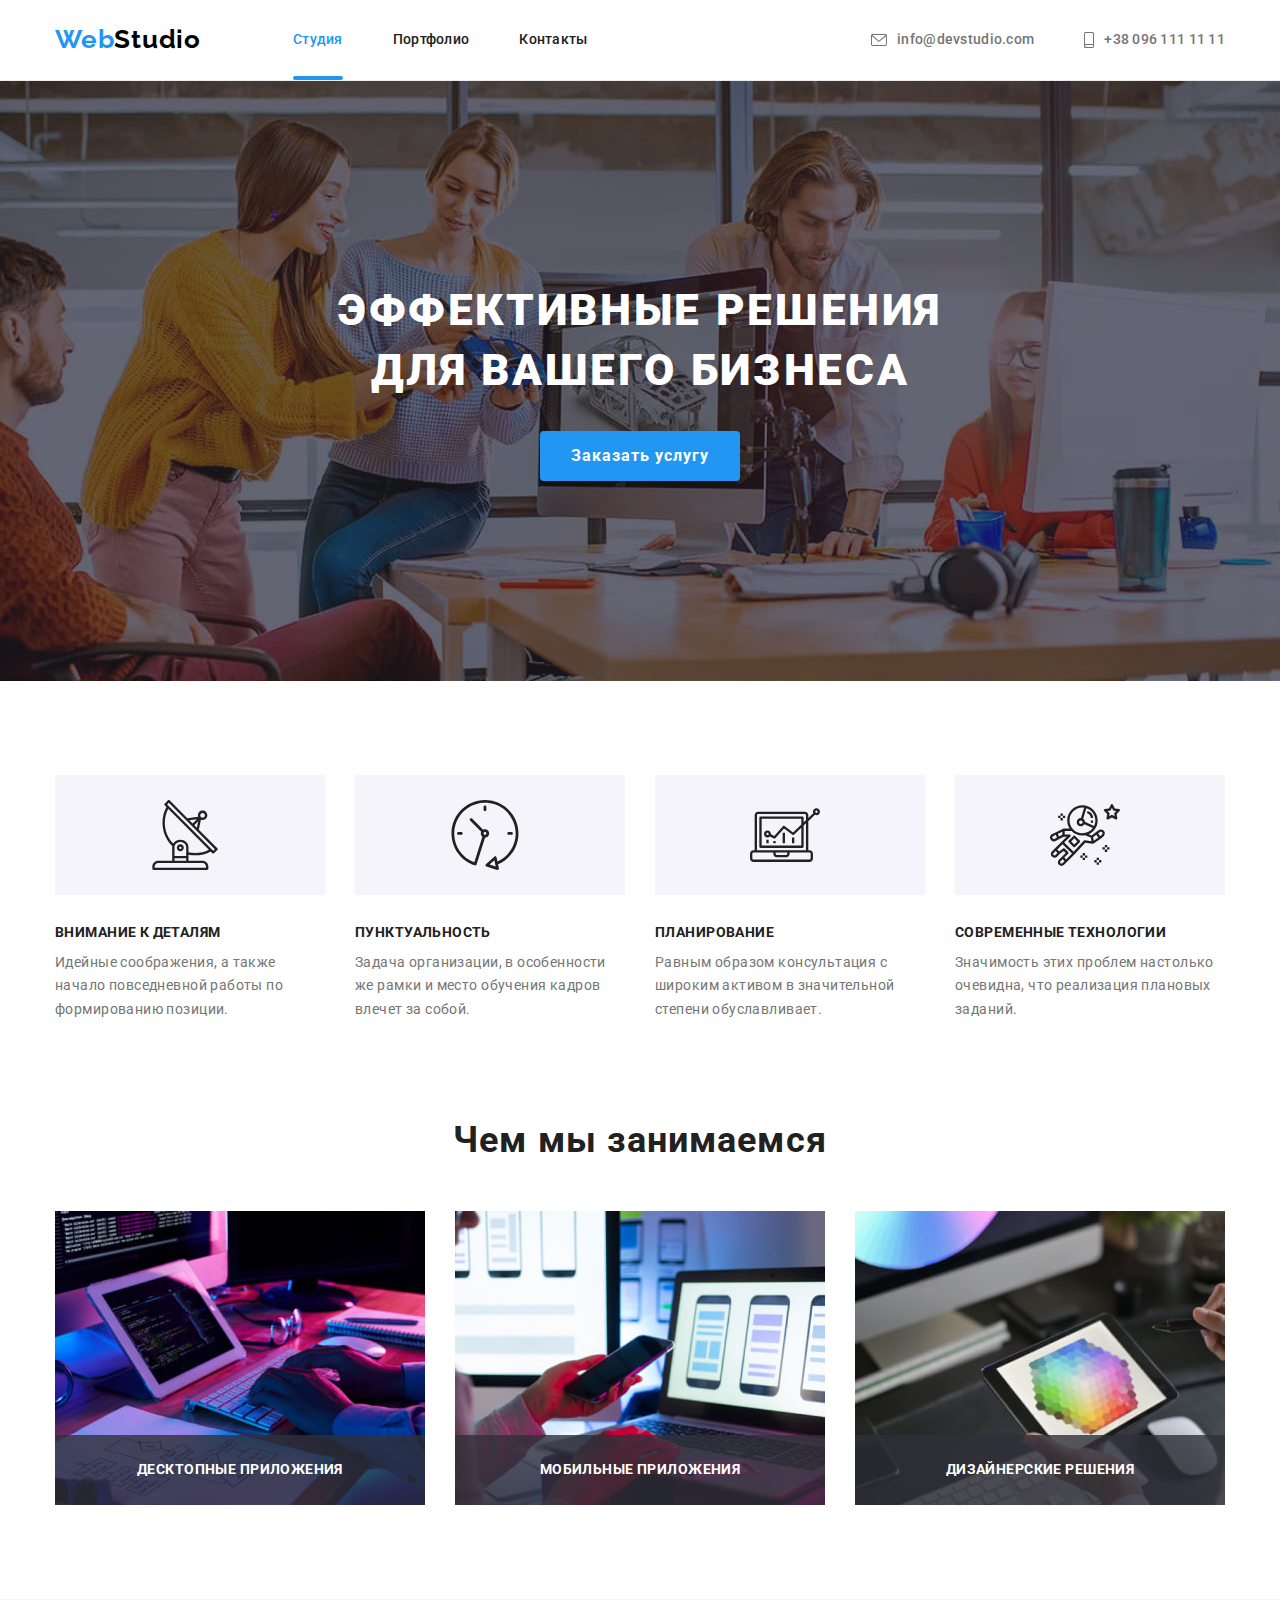
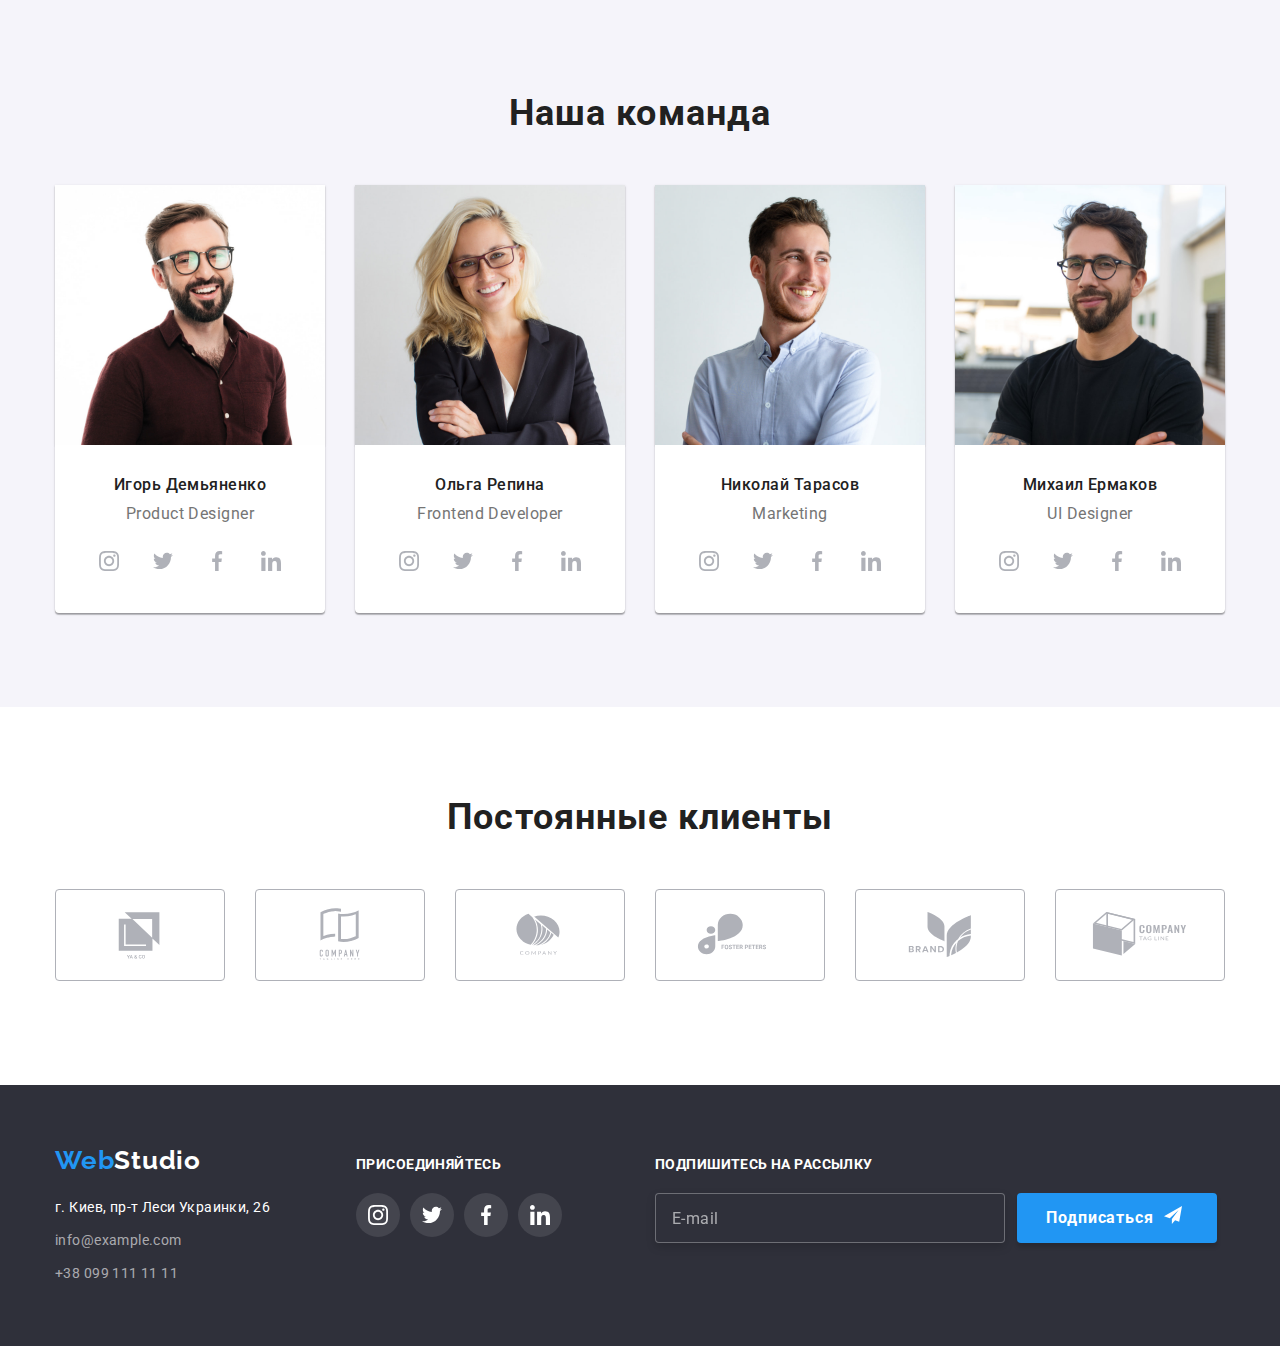
<file: index.html>
<!DOCTYPE html>
<html lang="ru">
<head>
    <meta charset="UTF-8">
    <meta http-equiv="X-UA-Compatible" content="IE=edge">
    <meta name="viewport" content="width=device-width, initial-scale=1.0">
    <meta name="description" content="Веб Студия Киев" />
    <title>Веб Студия Киев</title>
    <link rel="preconnect" href="https://fonts.googleapis.com">
    <link rel="preconnect" href="https://fonts.gstatic.com" crossorigin>
    <link href="https://fonts.googleapis.com/css2?family=Raleway:wght@700&family=Roboto:wght@400;500;700;900&display=swap"
        rel="stylesheet">
    <link rel="stylesheet" href="./modern-normalize.css">
    <link rel="stylesheet" href="./css/styles.css">
</head>
<body>
<!-- Шапка сайта-->
<header class="header">
    <div class="container main-nav">
    <nav class="header-nav">
        <a href="./index.html" class="logo"><span class="logo-style">Web</span>Studio</a>
        <ul class="site-nav list">
            <li class="item"><a href="" class="link current">Студия</a></li>
            <li class="item"><a href="./portfolio.html" class="link">Портфолио</a></li>
            <li class="item"><a href="" class="link">Контакты</a></li>
        </ul>
    </nav>
    <ul class="contacts-list list">
        <li class="item">
            <a href="mailto:info@devstudio.com" class="contacts">
                    <svg class="logo-contacts" width="16px" height="12px">
                        <use href="./images/symbol-defs.svg#icon-email"></use>
                    </svg>
                    info@devstudio.com
            </a>
        </li>
        <li class="item">
            <a href="tel:+380961111111" class="contacts">
                    <svg class="logo-contacts" width="10px" height="16px">
                        <use href="./images/symbol-defs.svg#icon-smartphone"></use>
                    </svg>
                    +38 096 111 11 11
            </a>
        </li>
    </ul>
    </div>
</header>

<main>
    <!-- Герой -->
    <section class="hero">
        <div class="container">
            <h1 class="hero-title">Эффективные решения для вашего бизнеса</h1>
            <button type="button" class="hero-button" data-modal-open>Заказать услугу</button>
        </div>

<div class="backdrop is-hidden" data-modal>
    <div class="modal">
        <button class="close-button" data-modal-close>
            <svg  class="close-logo" width="30px" height="30px">
                <use href="./images/symbol-defs.svg#icon-close"></use>
            </svg>
        </button>

        <form class="modal-form js-speaker-form">
            <b class="modal-from-title">Оставьте свои данные, мы вам перезвоним</b>

            <div role="group" class="group-form">
                <label class="modal-form-label"> <span class="label-text">Имя</span> 
                    <input class="modal-input" type="text" name="name">
                    <svg class="logo-form" width="18px" height="18px">
                        <use href="./images/symbol-defs.svg#icon-person-form"></use>
                    </svg>
                </label>

                <label class="modal-form-label"><span class="label-text">Телефон</span>
                    <input class="modal-input" type="tel" name="tel">
                    <svg class="logo-form" width="18px" height="18px">
                        <use href="./images/symbol-defs.svg#icon-phone-form"></use>
                    </svg>
                </label>

                <label class="modal-form-label"><span class="label-text">Почта</span>
                    <input class="modal-input" type="email" name="email">
                    <svg class="logo-form" width="18px" height="18px">
                        <use href="./images/symbol-defs.svg#icon-email-form"></use>
                    </svg>
                </label>

                <label class="modal-textarea-label"><span class="label-text">Комментарий</span>
                    <textarea class="modal-textarea" cols="30" rows="10" name="comments" placeholder="Введите текст"></textarea>
                </label>
            </div>

            <div role="group" class="group-checkbox">
                <label for="send-agree" class="modal-checkbox-label">
                    <input name="send-agree" class="checkbox-input" type="checkbox" id="send-agree">
                    <svg class="icon-checkbox" width="16px" height="15px">
                        <use href="./images/symbol-defs.svg#icon-checkbox"></use>
                    </svg>
                    <span class="checkbox-text">Соглашаюсь с рассылкой и принимаю <a class="agreement-link" href="">Условия договора</a></span>
                </label>
            </div>

            <button class="hero-button" type="submit">Отправить</button>

        </form>

    </div>
</div>

    </section>

    <!-- Наши преимущества -->
    <section class="benefits-section">
        <div class="container">
        <h2 class="visually-hidden">Наши преимущества</h2>
        <ul class="benefits-list list">
            <li class="list-item">
                <div class="benefits-logo">
                <svg class="logo-contacts" width="70px" height="70px">
                    <use href="./images/symbol-defs.svg#icon-antenna"></use>
                </svg>
                </div>
                <h3 class="benefits-title">Внимание к деталям</h3>
                <p class="benefits-description">Идейные соображения, а также начало повседневной работы по формированию позиции.</p>
            </li>
            <li class="list-item">
                <div class="benefits-logo">
                    <svg class="logo-contacts" width="70px" height="70px">
                        <use href="./images/symbol-defs.svg#icon-clock"></use>
                    </svg>
                </div>
                <h3 class="benefits-title">Пунктуальность</h3>
                <p class="benefits-description">Задача организации, в особенности же рамки и место обучения кадров влечет за собой.</p>
            </li>
            <li class="list-item">
                <div class="benefits-logo">
                    <svg class="logo-contacts" width="70px" height="70px">
                        <use href="./images/symbol-defs.svg#icon-diagram"></use>
                    </svg>
                </div>
                <h3 class="benefits-title">Планирование</h3>
                <p class="benefits-description">Равным образом консультация с широким активом в значительной степени обуславливает.</p>
            </li>
            <li class="list-item">
                <div class="benefits-logo">
                    <svg class="logo-contacts" width="70px" height="70px">
                        <use href="./images/symbol-defs.svg#icon-astronaut"></use>
                    </svg>
                </div>
                <h3 class="benefits-title">Современные технологии</h3>
                <p class="benefits-description">Значимость этих проблем настолько очевидна, что реализация плановых заданий.</p>
            </li>
        </ul>
        </div>
    </section>

    <!-- Чем мы занимаемся -->

    <section class="services-section">
        <div class="container">
        <h2 class="section-title">Чем мы занимаемся</h2>
        <ul class="services-list list">
            <li class="list-item-services">
                <img src="./images/box_1.jpg" alt="Человек работает на клавиатуре перед компьютером и планшетом" width="370">
                <p class="services-descriprion">Десктопные приложения</p>
            </li>
            <li class="list-item-services">
                <img src="./images/box_2.jpg" alt="Человек работает на ноутбуке с телефоном в руках" width="370">
                <p class="services-descriprion">Мобильные приложения</p>
            </li>
            <li class="list-item-services">
                <img src="./images/box_3.jpg" alt="Человек работает на планшете со стилусом в руках" width="370">
                <p class="services-descriprion">Дизайнерские решения</p>
            </li>
        </ul>
        </div>
    </section>

    <!-- Наша команда -->
    <section class="team-section">
        <div class="container">
        <h2 class="section-title">Наша команда</h2>
        <ul class="team-list list">
            <li class="list-item">
                    <img src="./images/img_pd.jpg" alt="Фото Игоря Демьяненко" width="270">
                    <div class="team-member-info">
                        <h3 class="team-title">Игорь Демьяненко</h3>
                        <p class=team-description>Product Designer</p>
                            <ul class="social-networks-list list">
                                <li class="social-item">
                                    <a class="social-link" href="">
                                        <svg class="logo-social" width="20px" height="20px">
                                            <use href="./images/symbol-defs.svg#icon-instagram"></use>
                                        </svg>
                                    </a>
                                </li>
                                <li class="social-item">
                                    <a class="social-link" href="">
                                        <svg class="logo-social" width="20px" height="20px">
                                            <use href="./images/symbol-defs.svg#icon-twitter"></use>
                                        </svg>
                                    </a>
                                </li>
                                <li class="social-item">
                                    <a class="social-link" href="">
                                    <svg class="logo-social" width="20px" height="20px">
                                        <use href="./images/symbol-defs.svg#icon-facebook"></use>
                                    </svg>
                                    </a>
                                </li>
                                <li class="social-item">
                                    <a class="social-link" href="">
                                    <svg class="logo-social" width="20px" height="20px">
                                        <use href="./images/symbol-defs.svg#icon-linkedin"></use>
                                    </svg>
                                    </a>
                                </li>
                            </ul>
                    </div>
            </li>
            <li class="list-item">
                    <img src="./images/img_fd.jpg" alt="Фото Ольги Репиной" width="270">
                    <div class="team-member-info">
                        <h3 class="team-title">Ольга Репина</h3>
                        <p class=team-description>Frontend Developer</p>
                            <ul class="social-networks-list list">
                                <li class="social-item">
                                    <a class="social-link" href="">
                                        <svg class="logo-social" width="20px" height="20px">
                                            <use href="./images/symbol-defs.svg#icon-instagram"></use>
                                        </svg>
                                    </a>
                                </li>
                                <li class="social-item">
                                    <a class="social-link" href="">
                                        <svg class="logo-social" width="20px" height="20px">
                                            <use href="./images/symbol-defs.svg#icon-twitter"></use>
                                        </svg>
                                    </a>
                                </li>
                                <li class="social-item">
                                    <a class="social-link" href="">
                                    <svg class="logo-social" width="20px" height="20px">
                                        <use href="./images/symbol-defs.svg#icon-facebook"></use>
                                    </svg>
                                    </a>
                                </li>
                                <li class="social-item">
                                    <a class="social-link" href="">
                                    <svg class="logo-social" width="20px" height="20px">
                                        <use href="./images/symbol-defs.svg#icon-linkedin"></use>
                                    </svg>
                                    </a>
                                </li>
                            </ul>
                    </div>
            </li>
            <li class="list-item">
                    <img src="./images/img_m.jpg" alt="Фото Николая Тарасова" width="270">
                    <div class="team-member-info">
                        <h3 class="team-title">Николай Тарасов</h3>
                        <p class=team-description>Marketing</p>
                            <ul class="social-networks-list list">
                                <li class="social-item">
                                    <a class="social-link" href="">
                                        <svg class="logo-social" width="20px" height="20px">
                                            <use href="./images/symbol-defs.svg#icon-instagram"></use>
                                        </svg>
                                    </a>
                                </li>
                                <li class="social-item">
                                    <a class="social-link" href="">
                                        <svg class="logo-social" width="20px" height="20px">
                                            <use href="./images/symbol-defs.svg#icon-twitter"></use>
                                        </svg>
                                    </a>
                                </li>
                                <li class="social-item">
                                    <a class="social-link" href="">
                                    <svg class="logo-social" width="20px" height="20px">
                                        <use href="./images/symbol-defs.svg#icon-facebook"></use>
                                    </svg>
                                    </a>
                                </li>
                                <li class="social-item">
                                    <a class="social-link" href="">
                                    <svg class="logo-social" width="20px" height="20px">
                                        <use href="./images/symbol-defs.svg#icon-linkedin"></use>
                                    </svg>
                                    </a>
                                </li>
                            </ul>
                    </div>
            </li>
            <li class="list-item">
                    <img src="./images/img_ui.jpg" alt="Фото Михаила Ермакова" width="270">
                    <div class="team-member-info">
                        <h3 class="team-title">Михаил Ермаков</h3>
                        <p class=team-description>UI Designer</p>
                            <ul class="social-networks-list list">
                                <li class="social-item">
                                    <a class="social-link" href="">
                                        <svg class="logo-social" width="20px" height="20px">
                                            <use href="./images/symbol-defs.svg#icon-instagram"></use>
                                        </svg>
                                    </a>
                                </li>
                                <li class="social-item">
                                    <a class="social-link" href="">
                                        <svg class="logo-social" width="20px" height="20px">
                                            <use href="./images/symbol-defs.svg#icon-twitter"></use>
                                        </svg>
                                    </a>
                                </li>
                                <li class="social-item">
                                    <a class="social-link" href="">
                                    <svg class="logo-social" width="20px" height="20px">
                                        <use href="./images/symbol-defs.svg#icon-facebook"></use>
                                    </svg>
                                    </a>
                                </li>
                                <li class="social-item">
                                    <a class="social-link" href="">
                                    <svg class="logo-social" width="20px" height="20px">
                                        <use href="./images/symbol-defs.svg#icon-linkedin"></use>
                                    </svg>
                                    </a>
                                </li>
                            </ul>
                    </div>
            </li>
        </ul>
        </div>
    </section>

    <!-- Постоянные клиенты -->
    <section class="clients-section">
        <div class="container">
            <h2 class="section-title">Постоянные клиенты</h2>
            <ul class="clients-list list">
                    <li class="clients-list-item">
                        <a class="clients-link" href="">
                            <svg class="logo-clients" width="106px" height="60px">
                                <use href="./images/symbol-defs.svg#icon-logo1"></use>
                            </svg>
                        </a>
                    </li>
                    <li class="clients-list-item">
                        <a class="clients-link" href="">
                            <svg class="logo-clients" width="106px" height="60px">
                                <use href="./images/symbol-defs.svg#icon-logo2"></use>
                            </svg>
                        </a>
                    </li>
                <li class="clients-list-item">
                    <a class="clients-link" href="">
                        <svg class="logo-clients" width="106px" height="60px">
                            <use href="./images/symbol-defs.svg#icon-logo3"></use>
                        </svg>
                    </a>
                </li>
                <li class="clients-list-item">
                    <a class="clients-link" href="">
                        <svg class="logo-clients" width="106px" height="60px">
                            <use href="./images/symbol-defs.svg#icon-logo4"></use>
                        </svg>
                    </a>
                </li>
                <li class="clients-list-item">
                    <a class="clients-link" href="">
                        <svg class="logo-clients" width="106px" height="60px">
                            <use href="./images/symbol-defs.svg#icon-logo5"></use>
                        </svg>
                    </a>
                </li>
                <li class="clients-list-item">
                    <a class="clients-link" href="">
                        <svg class="logo-clients" width="106px" height="60px">
                            <use href="./images/symbol-defs.svg#icon-logo6"></use>
                        </svg>
                    </a>
                </li>
         </ul>
        </div>
    </section>

</main>
<!-- Футер -->
<footer class="footer">
    <div class="container footer-position">
        <div class="address-container">
        <a href="./index.html" class="logo secondary"><span class="logo-style">Web</span><span class="logo-white">Studio</span></a>
        <address class="address">
                <span class="address-text">г. Киев, пр-т Леси Украинки, 26</span>
                <a href="mailto:info@example.com" class="address-item">info@example.com</a> 
                <a href="tel:+380991111111" class="address-item">+38 099 111 11 11</a>
        
            </address>
        </div>  
        <div class="footer-social-network">
                <p class="join-us">присоединяйтесь</p>
                <ul class="footer-list list">
                    <li class="social-item">
                        <a class="social-link-footer" href="">
                            <svg class="logo-social-footer" width="20px" height="20px">
                                <use href="./images/symbol-defs.svg#icon-instagram2"></use>
                            </svg>
                        </a>
                    </li>
                    <li class="social-item">
                        <a class="social-link-footer" href="">
                            <svg class="logo-social-footer" width="20px" height="20px">
                                <use href="./images/symbol-defs.svg#icon-twitter2"></use>
                            </svg>
                        </a>
                    </li>
                    <li class="social-item">
                        <a class="social-link-footer" href="">
                            <svg class="logo-social-footer" width="20px" height="20px">
                                <use href="./images/symbol-defs.svg#icon-facebook2"></use>
                            </svg>
                        </a>
                    </li>
                    <li class="social-item">
                        <a class="social-link-footer" href="">
                            <svg class="logo-social-footer" width="20px" height="20px">
                                <use href="./images/symbol-defs.svg#icon-linkedin2"></use>
                            </svg>
                        </a>
                    </li>
                </ul>
        </div>

        <form class="join-section js-speaker-form">
            <p class="join-section-title">Подпишитесь на рассылку</p>
            <div class="join-container">
                <label class="join-section-label">
                <input class="join-input" type="email" name="email" placeholder="E-mail">  
                </label>
                <button type="submit" class="join-button" data-modal-open>
                    Подписаться
                    <svg class="logo-join-section" width="24px" height="24px">
                        <use href="./images/symbol-defs.svg#icon-send"></use>
                    </svg>
                </button>
            </div>
        </form>

    </div>
</footer>



<script src="./js/modal.js"></script>

<script>
    (() => {
        document
            .querySelector('.js-speaker-form')
            .addEventListener('submit', e => {
                e.preventDefault();

                new FormData(e.currentTarget).forEach((value, name) =>
                    console.log(`${name}: ${value}`),
                );

                e.currentTarget.reset();
            });
    })();
</script>

</body>
</html>
</file>
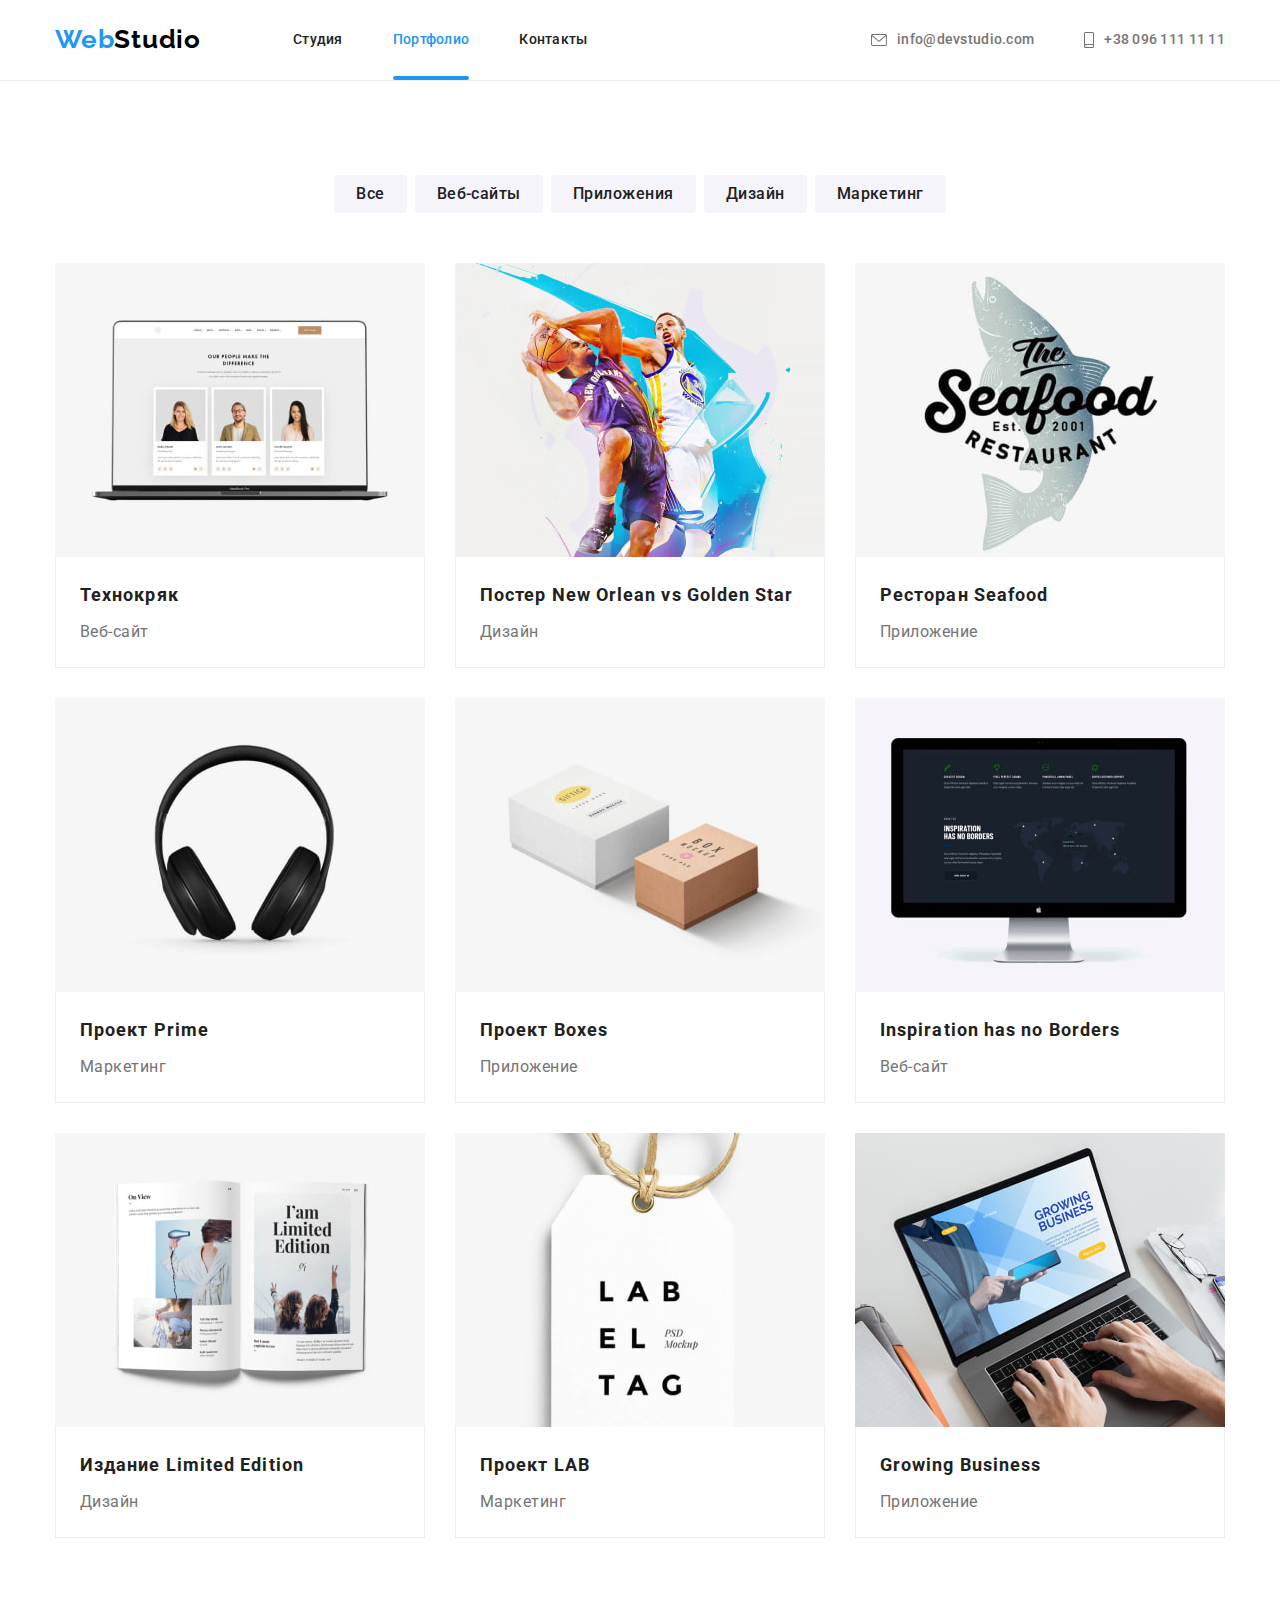
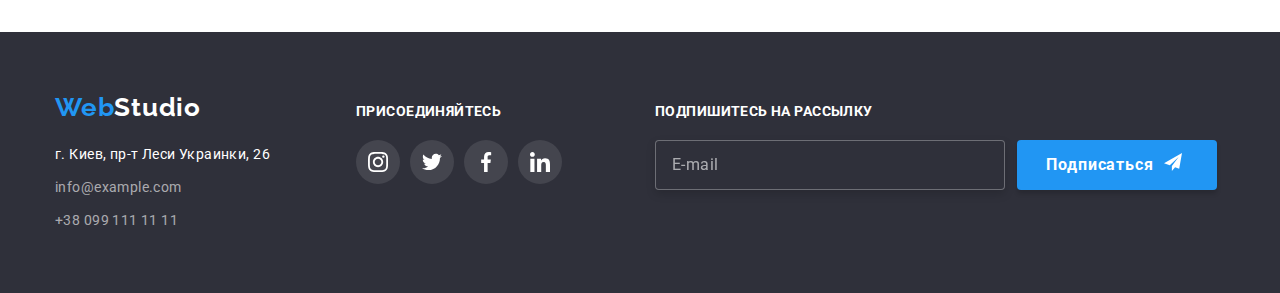
<file: portfolio.html>
<!DOCTYPE html>
<html lang="ru">

<head>
    <meta charset="UTF-8">
    <meta http-equiv="X-UA-Compatible" content="IE=edge">
    <meta name="viewport" content="width=device-width, initial-scale=1.0">
    <meta name="description" content="Веб Студия Киев" />
    <title>Веб Студия Киев</title>
    <link rel="preconnect" href="https://fonts.googleapis.com">
    <link rel="preconnect" href="https://fonts.gstatic.com" crossorigin>
    <link href="https://fonts.googleapis.com/css2?family=Raleway:wght@700&family=Roboto:wght@400;500;700;900&display=swap"
            rel="stylesheet">
    <link rel="stylesheet" href="./modern-normalize.css">
    <link rel="stylesheet" href="./css/styles.css">
</head>

<body>
    <!-- Шапка сайта-->
<header class="header">
    <div class="container main-nav">
        <nav class="header-nav">
            <a href="./index.html" class="logo"><span class="logo-style">Web</span>Studio</a>
            <ul class="site-nav list">
                <li class="item"><a href="./index.html" class="link">Студия</a></li>
                <li class="item"><a href="" class="link current">Портфолио</a></li>
                <li class="item"><a href="" class="link">Контакты</a></li>
            </ul>
        </nav>
        <ul class="contacts-list list">
            <li class="item">
                <a href="mailto:info@devstudio.com" class="contacts">
                        <svg class="logo-contacts" width="16px" height="12px">
                            <use href="./images/symbol-defs.svg#icon-email"></use>
                        </svg>
                        info@devstudio.com
                </a>
            </li>
            <li class="item">
                <a href="tel:+380961111111" class="contacts">
                        <svg class="logo-contacts" width="10px" height="16px">
                            <use href="./images/symbol-defs.svg#icon-smartphone"></use>
                        </svg>
                        +38 096 111 11 11
                </a>
            </li>
        </ul>
    </div>
</header>


<!-- Портфолио наших раобот -->
    <main>
    <section class="portfolio-section">
        <div class="container">
        <h1 class="visually-hidden">Портфолио наших работ</h1>
        <ul class="buttons-list list">
            <li class="buttons-item"><button type="button" class="portfolio-button">Все</button></li>
            <li class="buttons-item"><button type="button" class="portfolio-button">Веб-сайты</button></li>
            <li class="buttons-item"><button type="button" class="portfolio-button">Приложения</button></li>
            <li class="buttons-item"><button type="button" class="portfolio-button">Дизайн</button></li>
            <li class="buttons-item"><button type="button" class="portfolio-button">Маркетинг</button></li>
        </ul>

        <ul class="gallery-list list">
            <li class="gallery-item">
                <a href="" class="gallery-link">
                        <div class="gallery-overlay">
                            <img src="./images/techno.jpg" alt="Демонстрация веб-сайт на ноутбуке" width="370">
                            <p class="gallery-overlay-text">Технокряк это современная площадка распространения коронавируса. Компании используют эту
                                платформу для цифрового
                                шпионажа и атак на защищённые сервера конкурентов.</p> 
                        
                        </div>
                        <div class="card-content">
                            <h2 class="gallery-title">Технокряк</h2>
                            <p class="gallery-description">Веб-сайт</p>
                        </div>
                        
                </a>
                    
            </li>
            <li class="gallery-item">
                <a href="" class="gallery-link">
                        <div class="gallery-overlay">
                            <img src="./images/nba.jpg" alt="Два игрока из баскетбольных команд НБА Новый Орлеан и Голден Стейт борятся за мяч" width="370">
                            <p class="gallery-overlay-text">Технокряк это современная площадка распространения коронавируса. Компании используют эту
                                платформу для цифрового
                                шпионажа и атак на защищённые сервера конкурентов.</p>
                        </div>
                        <div class="card-content">
                            <h2 class="gallery-title">Постер New Orlean vs Golden Star</h2>
                            <p class="gallery-description">Дизайн</p>
                        </div>
                </a>
            </li>
            <li class="gallery-item">
                <a href="" class="gallery-link">
                        <div class="gallery-overlay">
                            <img src="./images/seafood.jpg" alt="Логотип ресторана" width="370">
                            <p class="gallery-overlay-text">Технокряк это современная площадка распространения коронавируса. Компании используют эту
                                платформу для цифрового
                                шпионажа и атак на защищённые сервера конкурентов.</p>
                        </div>
                        <div class="card-content">
                            <h2 class="gallery-title">Ресторан Seafood</h2>
                            <p class="gallery-description">Приложение</p>
                        </div>
                </a>
            </li>
            <li class="gallery-item">
                <a href="" class="gallery-link">
                        <div class="gallery-overlay">
                            <img src="./images/prime.jpg" alt="Наушники чёрного цвета" width="370">
                            <p class="gallery-overlay-text">Технокряк это современная площадка распространения коронавируса. Компании используют эту
                                платформу для цифрового
                                шпионажа и атак на защищённые сервера конкурентов.</p>
                        </div>
                        <div class="card-content">
                            <h2 class="gallery-title">Проект Prime</h2>
                            <p class="gallery-description">Маркетинг</p>
                        </div>
                </a>
            </li>
            <li class="gallery-item">
                <a href="" class="gallery-link">
                        <div class="gallery-overlay">
                            <img src="./images/boxes.jpg" alt="Две коробки, одна коричневого, другая белого цвета" width="370">
                            <p class="gallery-overlay-text">Технокряк это современная площадка распространения коронавируса. Компании используют эту
                                платформу для цифрового
                                шпионажа и атак на защищённые сервера конкурентов.</p>
                        </div>
                        <div class="card-content">
                            <h2 class="gallery-title">Проект Boxes</h2>
                            <p class="gallery-description">Приложение</p>
                        </div>
                </a>
            </li>
            <li class="gallery-item">
                <a href="" class="gallery-link">
                        <div class="gallery-overlay">
                            <img src="./images/inspiration.jpg" alt="Демонстрация веб-сайт на мониторе компьютера" width="370">
                            <p class="gallery-overlay-text">Технокряк это современная площадка распространения коронавируса. Компании используют эту
                                платформу для цифрового
                                шпионажа и атак на защищённые сервера конкурентов.</p>
                        </div>
                        <div class="card-content">
                            <h2 class="gallery-title">Inspiration has no Borders</h2>
                            <p class="gallery-description">Веб-сайт</p>
                        </div>
                </a>
            </li>
            <li class="gallery-item">
                <a href="" class="gallery-link">
                        <div class="gallery-overlay">
                            <img src="./images/limited.jpg" alt="Раскрытый журнал" width="370">
                            <p class="gallery-overlay-text">Технокряк это современная площадка распространения коронавируса. Компании используют эту
                                платформу для цифрового
                                шпионажа и атак на защищённые сервера конкурентов.</p>
                        </div>
                        <div class="card-content">
                            <h2 class="gallery-title">Издание Limited Edition</h2>
                            <p class="gallery-description">Дизайн</p>
                        </div>
                </a>
            </li>
            <li class="gallery-item">
                <a href="" class="gallery-link">
                        <div class="gallery-overlay">
                            <img src="./images/lab.jpg" alt="Бирка для одежды" width="370"> 
                            <p class="gallery-overlay-text">Технокряк это современная площадка распространения коронавируса. Компании используют эту
                                платформу для цифрового
                                шпионажа и атак на защищённые сервера конкурентов.</p>
                        </div>
                        <div class="card-content">
                            <h2 class="gallery-title">Проект LAB</h2>
                            <p class="gallery-description">Маркетинг</p>
                        </div>
                </a>
            </li>
            <li class="gallery-item">
                <a href="" class="gallery-link">
                        <div class="gallery-overlay">
                            <img src="./images/business.jpg" alt="Человек работает за ноутбуком" width="370">
                            <p class="gallery-overlay-text">Технокряк это современная площадка распространения коронавируса. Компании используют эту
                                платформу для цифрового
                                шпионажа и атак на защищённые сервера конкурентов.</p>
                        </div>
                        <div class="card-content">
                            <h2 class="gallery-title">Growing Business</h2>
                            <p class="gallery-description">Приложение</p>
                        </div>
                </a>
            </li>
        </ul>
        </div>
    </section>

    </main>
    <!-- Футер -->
<footer class="footer">
    <div class="container footer-position">
        <div class="address-container">
            <a href="./index.html" class="logo secondary"><span class="logo-style">Web</span><span
                    class="logo-white">Studio</span></a>
            <address class="address">
                <span class="address-text">г. Киев, пр-т Леси Украинки, 26</span>
                <a href="mailto:info@example.com" class="address-item">info@example.com</a>
                <a href="tel:+380991111111" class="address-item">+38 099 111 11 11</a>

            </address>
        </div>
        <div class="footer-social-network">
            <p class="join-us">присоединяйтесь</p>
            <ul class="footer-list list">
                <li class="social-item">
                    <a class="social-link-footer" href="">
                        <svg class="logo-social-footer" width="20px" height="20px">
                            <use href="./images/symbol-defs.svg#icon-instagram2"></use>
                        </svg>
                    </a>
                </li>
                <li class="social-item">
                    <a class="social-link-footer" href="">
                        <svg class="logo-social-footer" width="20px" height="20px">
                            <use href="./images/symbol-defs.svg#icon-twitter2"></use>
                        </svg>
                    </a>
                </li>
                <li class="social-item">
                    <a class="social-link-footer" href="">
                        <svg class="logo-social-footer" width="20px" height="20px">
                            <use href="./images/symbol-defs.svg#icon-facebook2"></use>
                        </svg>
                    </a>
                </li>
                <li class="social-item">
                    <a class="social-link-footer" href="">
                        <svg class="logo-social-footer" width="20px" height="20px">
                            <use href="./images/symbol-defs.svg#icon-linkedin2"></use>
                        </svg>
                    </a>
                </li>
            </ul>
        </div>

        <form class="join-section js-speaker-form">
            <p class="join-section-title">Подпишитесь на рассылку</p>
            <div class="join-container">
                <label class="join-section-label">
                    <input class="join-input" type="email" name="email" placeholder="E-mail">
                </label>
                <button type="submit" class="join-button" data-modal-open>
                    Подписаться
                    <svg class="logo-join-section" width="24px" height="24px">
                        <use href="./images/symbol-defs.svg#icon-send"></use>
                    </svg>
                </button>
            </div>
        </form>

    </div>
</footer>

</body>

</html>
</file>
<file: css/styles.css>
:root {
  --primary-text-color: #212121;
  --description-text-color: #757575;
  --accent-color: #2196f3;
  --white-text-color: #fff;
  --primary-bg-color: #ffffff;
  --secondary-bg-color: #2f303a;
  --bg-button-color: #f5f4fa;
  --secondary-gray-color: #afb1b8;
  --reserv-bg-color: #f5f4fa;
  --gallery-list-gap: 30px;
  --timing-funcion: cubic-bezier(0.4, 0, 0.2, 1);
}

body {
  background-color: var(--primary-bg-color);
  color: var(--primary-text-color);

  font-family: Roboto, sans-serif;
  font-weight: 400;
}

.section-title {
  margin-bottom: 50px;
  font-weight: 700;
  font-size: 36px;
  line-height: 1.16;
  text-align: center;
  letter-spacing: 0.03em;
}

h1,
h2,
h3,
h4,
h5,
h6,
p,
ul {
  margin-bottom: 0;
  margin-top: 0;
}

img {
  display: block;
}

.list {
  padding: 0;
  margin: 0;
  list-style: none;
}

/* Лого */

.logo {
  color: #000;
  font-family: 'Raleway', sans-serif;
  font-weight: 700;
  font-size: 26px;
  line-height: 1.2;
  letter-spacing: 0.03em;
  text-decoration: none;
}

.logo-style {
  color: var(--accent-color);
}

/* Шапка сайта */
.header {
  border-bottom: 1px solid #ececec;
}

.container {
  margin-left: auto;
  margin-right: auto;
  width: 1200px;
  padding-left: 15px;
  padding-right: 15px;
  /* outline: 2px solid tomato; */
}

.container.nav {
  /* display: flex;
  align-items: center; */
  border-bottom: 1px solid #ececec;
}

.site-nav {
  display: flex;
  margin-left: 92px;
}

/* 
.site-nav .item:not(:last-child) {
  margin-right: 50px;
} */

.site-nav .item + .item {
  margin-left: 50px;
}

.site-nav .link {
  display: block;
  padding-top: 32px;
  padding-bottom: 32px;

  color: var(--primary-text-color);
  font-weight: 500;
  font-size: 14px;
  line-height: 1.14;
  letter-spacing: 0.02em;
  text-decoration: none;
  transition: color 250ms var(--timing-funcion);
}

.main-nav,
.header-nav {
  display: flex;
  align-items: center;
}

.site-nav .link:hover,
.site-nav .link:focus {
  color: var(--accent-color);
}

.site-nav .link.current {
  position: relative;
  color: var(--accent-color);
}

.site-nav .link.current::after {
  content: '';
  position: absolute;
  display: block;
  bottom: 0;
  width: 100%;
  height: 4px;
  background-color: var(--accent-color);
  border-radius: 2px;
}

.contacts-list {
  display: flex;
  margin-left: auto;
}

.contacts-list .item + .item {
  margin-left: 50px;
}

.contacts-list .contacts {
  display: flex;
  justify-content: center;
  align-items: center;
  color: var(--description-text-color);
  font-weight: 500;
  font-size: 14px;
  line-height: 1.14;
  letter-spacing: 0.02em;
  text-decoration: none;
  transition: color 250ms var(--timing-funcion);
}

.contacts-list .contacts:hover,
.contacts-list .contacts:focus {
  color: var(--accent-color);
}

.logo-contacts {
  margin-right: 10px;
  fill: currentColor;
}

/* Стили файла index.html */
/* Герой */

.hero {
  padding-top: 200px;
  padding-bottom: 200px;
  text-align: center;
  max-width: 1600px;
  margin-left: auto;
  margin-right: auto;
  background-color: #c4c4c4;
  background-image: linear-gradient(to right, rgba(47, 48, 58, 0.4), rgba(47, 48, 58, 0.4)),
    url(../images/bgphoto.jpg);
  background-repeat: no-repeat;
  background-size: cover;
  background-position: center;
}

.hero .hero-title {
  max-width: 696px;
  margin-bottom: 30px;
  margin-left: auto;
  margin-right: auto;
  align-items: center;
  text-align: center;
  color: var(--primary-bg-color);
  font-weight: 900;
  font-size: 44px;
  line-height: 1.36;

  letter-spacing: 0.06em;
  text-transform: uppercase;
}

.hero-button {
  width: 200px;
  height: 50px;
  background-color: var(--accent-color);
  color: var(--primary-bg-color);
  font-family: inherit;
  font-weight: 700;
  font-size: 16px;
  line-height: 1.87;
  align-items: center;
  text-align: center;
  letter-spacing: 0.06em;
  cursor: pointer;
  border: none;
  box-shadow: 0px 4px 4px rgba(0, 0, 0, 0.15);
  border-radius: 4px;
  transition: background-color 250ms var(--timing-funcion), box-shadow 250ms var(--timing-funcion);
}

.hero-button:hover,
.hero-button:focus {
  background-color: #188ce8;
  color: var(--white-text-color);
}

/* Модальное окно */

.backdrop {
  position: fixed;
  top: 0;
  left: 0;
  bottom: 0;
  right: 0;
  width: 100%;
  height: 100%;
  background-color: rgba(0, 0, 0, 0.2);
  z-index: 999;
  opacity: 1;
  visibility: visible;
  transition: opacity 250ms var(--timing-funcion), visibility 250ms var(--timing-funcion);
}

.backdrop.is-hidden {
  visibility: hidden;
  opacity: 0;
  pointer-events: none;
}

.modal {
  padding: 40px;
  width: 528px;
  height: 581px;
  background-color: var(--primary-bg-color);
  position: absolute;
  top: 50%;
  left: 50%;
  transform: translate(-50%, -50%) scale(1);
  z-index: 999;
  transition: transform 250ms var(--timing-funcion);
}

.backdrop.is-hidden .modal {
  transform: translate(-50%, -50%) scale(0.9);
}

.close-button {
  position: absolute;
  top: 8px;
  right: 8px;
  background-color: transparent;
  border: transparent;
}

.close-logo {
  border: 1px solid rgba(0, 0, 0, 0.1);
  border-radius: 50%;
  display: inline-flex;
}

.close-logo:hover,
.close-logo:focus {
  fill: var(--accent-color);
}

.close-button:focus-within > .close-logo {
  fill: var(--accent-color);
}

/* Форма в модалном окне */

.modal-from-title {
  font-weight: bold;
  font-size: 20px;
  line-height: 1.15;
  text-align: center;
  letter-spacing: 0.03em;
}

.group-form {
  display: flex;
  flex-direction: column;
  justify-content: center;
  align-items: center;
  margin-bottom: 20px;
  margin-top: 12px;
}

.modal-form-label {
  position: relative;
  margin-bottom: 10px;
  transition: fill 250ms var(--timing-funcion);
}

.modal-form-label:hover,
.modal-form-label:focus {
  fill: var(--accent-color);
}

.modal-input:focus-within + .logo-form {
  fill: var(--accent-color);
}

.label-text {
  display: flex;
  justify-content: start;
  font-weight: normal;
  margin-bottom: 4px;
  font-size: 12px;
  line-height: 1.16;
  letter-spacing: 0.01em;
  color: var(--description-text-color);
}

.modal-textarea::placeholder {
  font-size: 12px;
  line-height: 1.16;
  letter-spacing: 0.01em;
  color: rgba(117, 117, 117, 0.5);
}

.modal-input {
  padding: 11px 42px;
  width: 448px;
  height: 40px;
  border: 1px solid rgba(33, 33, 33, 0.2);
  border-radius: 4px;
  outline: none;
  transition: border-color 250ms var(--timing-funcion);
}

.modal-input:hover,
.modal-input:focus {
  border-color: var(--accent-color);
}

.modal-textarea {
  resize: none;
  padding: 12px 16px;
  width: 448px;
  height: 120px;
  border: 1px solid rgba(33, 33, 33, 0.2);
  box-sizing: border-box;
  border-radius: 4px;
  outline: none;
  transition: border-color 250ms var(--timing-funcion);
}

.modal-textarea:hover,
.modal-textarea:focus {
  border-color: var(--accent-color);
}

.group-checkbox {
  margin-bottom: 30px;
}

.modal-checkbox-label {
  display: flex;
  justify-content: center;
  align-items: center;
}

.checkbox-text {
  font-size: 14px;
  line-height: 1.71;
  letter-spacing: 0.03em;
  color: var(--description-text-color);
}

.checkbox-input {
  position: absolute;
  width: 1px;
  height: 1px;
  margin: -1px;
  border: 0;
  padding: 0;
  white-space: nowrap;
  clip-path: inset(100%);
  clip: rect(0 0 0 0);
  overflow: hidden;
}

.agreement-link {
  color: #2196f3;
}

.icon-checkbox {
  margin-right: 8px;
  fill: var(--white-text-color);
  border: 2px solid var(--primary-text-color);
  border-radius: 2px;
  background-origin: border-box;
  transition: border-color 250ms var(--timing-funcion), background-color 250ms var(--timing-funcion);
}

.checkbox-input:checked + .icon-checkbox {
  background-color: var(--accent-color);
  border-color: var(--accent-color);
}

.logo-form {
  position: absolute;
  left: 12px;
  top: 29px;
}

.logo-form:focus {
  color: var(--accent-color);
}

/* Наши преимущества */

.visually-hidden {
  position: absolute;
  clip: rect(0 0 0 0);
  width: 1px;
  height: 1px;
  margin: -1px;
}

.benefits-section,
.team-section {
  padding-top: 94px;
  padding-bottom: 94px;
}

.benefits-section .benefits-title {
  margin-bottom: 10px;
  font-weight: 700;
  font-size: 14px;
  line-height: 1.14;
  letter-spacing: 0.03em;
  text-transform: uppercase;
}

.benefits-section .benefits-description {
  color: var(--description-text-color);
  font-size: 14px;
  line-height: 1.7;
  letter-spacing: 0.03em;
}

.benefits-list {
  display: flex;
}

.list-item {
  /* width: calc((100% -90px) / 4); */
  width: 270px;
  height: 251px;
  margin-right: 30px;
}

.list-item:last-child {
  margin-right: 0;
}

.benefits-logo {
  display: flex;
  justify-content: center;
  align-items: center;
  height: 120px;
  background-color: var(--reserv-bg-color);
  margin-bottom: 30px;
}

/* Чем мы занимаемся*/

.services-section {
  padding-bottom: 94px;
}

.services-list {
  display: flex;
}

.list-item-services:not(:last-child) {
  flex-basis: calc(100% / 3 - 30px);
  margin-right: 30px;
}

.list-item-services {
  position: relative;
}

.services-descriprion {
  position: absolute;
  bottom: 0;
  left: 0;
  width: 370px;
  height: 70px;
  display: flex;
  justify-content: center;
  align-items: center;
  align-content: center;
  font-weight: bold;
  font-size: 14px;
  line-height: 1.14;
  text-align: center;
  letter-spacing: 0.03em;
  text-transform: uppercase;
  color: var(--white-text-color);
  background-color: rgba(47, 48, 58, 0.8);
}

/* Наша команда */

.team-section {
  background-color: var(--reserv-bg-color);
  height: 708px;
}
.team-list {
  display: flex;
}

.team-list .team-title {
  margin-bottom: 10px;
  font-weight: 500;
  font-size: 16px;
  line-height: 1.2;
  text-align: center;
  letter-spacing: 0.03em;
}

.team-list .team-description {
  color: var(--description-text-color);
  font-size: 16px;
  line-height: 1.2;
  text-align: center;
  letter-spacing: 0.03em;
  margin-bottom: 16px;
}

.team-member-info {
  padding-top: 30px;
  padding-bottom: 30px;
  background-color: #fff;
  box-shadow: 0px 1px 3px rgba(0, 0, 0, 0.12), 0px 1px 1px rgba(0, 0, 0, 0.14),
    0px 2px 1px rgba(0, 0, 0, 0.2);
  border-radius: 0px 0px 4px 4px;
}

.list-item img {
  box-shadow: 0px 1px 3px rgba(0, 0, 0, 0.12), 0px 1px 1px rgba(0, 0, 0, 0.14),
    0px 2px 1px rgba(0, 0, 0, 0.2);
}

.social-networks-list {
  display: flex;
  justify-content: center;
  align-items: center;
}

.social-item {
  margin-right: 10px;
  width: 44px;
  height: 44px;
}

.social-item:last-child {
  margin-right: 0;
}

.social-link {
  display: flex;
  justify-content: center;
  align-items: center;
  border-radius: 50%;
  width: 100%;
  height: 100%;
  color: var(--secondary-gray-color);
  transition: background-color 250ms var(--timing-funcion), color 250ms var(--timing-funcion);
}

.social-link:hover,
.social-link:focus {
  background-color: var(--accent-color);
  color: var(--white-text-color);
}

.logo-social {
  fill: currentColor;
}

/* Постоянные клиенты */

.clients-section {
  padding-top: 90px;
  padding-bottom: 104px;
}

.clients-list {
  display: flex;
  justify-content: center;
  align-items: center;
}

.clients-list-item {
  display: flex;
  justify-content: center;
  align-items: center;
  margin-right: 30px;
  width: 170px;
  height: 92px;
}

.clients-list-item:last-child {
  margin-right: 0;
}

.clients-link {
  display: flex;
  justify-content: center;
  align-items: center;
  min-width: 170px;
  min-height: 92px;
  color: var(--secondary-gray-color);
  border: 1px solid var(--secondary-gray-color);
  box-sizing: border-box;
  border-radius: 4px;
  transition: color 250ms var(--timing-funcion), border 250ms var(--timing-funcion);
}

.clients-link:hover,
.clients-link:focus {
  color: var(--accent-color);
  border: 1px solid var(--accent-color);
  border-radius: 4px;
}

.logo-clients {
  fill: currentColor;
}

/* Футер */
.footer {
  padding-top: 60px;
  padding-bottom: 60px;
  background-color: var(--secondary-bg-color);
}

.logo-white {
  color: var(--white-text-color);
}

.logo.secondary {
  display: inline-block;
  margin-bottom: 20px;
}

.address .address-text {
  display: inline-block;
  margin-bottom: 9px;
  color: var(--white-text-color);
  font-family: Roboto;
  font-style: normal;
  font-size: 14px;
  line-height: 1.71;
  letter-spacing: 0.03em;
}

.address .address-item {
  display: inline-block;
  margin-bottom: 9px;
  color: rgba(255, 255, 255, 0.6);
  font-family: Roboto;
  font-style: normal;
  font-size: 14px;
  line-height: 1.71;
  letter-spacing: 0.03em;
  text-decoration: none;
  transition: color 250ms var(--timing-funcion);
}

.address-item:last-child {
  margin-bottom: 0;
}

.address .address-item:hover,
.address .address-item:focus {
  color: var(--accent-color);
}

.address {
  max-width: 231px;
}

.address-container {
  margin-right: 70px;
}

.join-us {
  margin-bottom: 20px;
  font-style: normal;
  font-weight: bold;
  font-size: 14px;
  line-height: 1.14;
  letter-spacing: 0.03em;
  text-transform: uppercase;
  color: var(--white-text-color);
}
.footer-list {
  display: flex;
}

.social-link-footer {
  display: flex;
  justify-content: center;
  align-items: center;
  border-radius: 50%;
  width: 100%;
  height: 100%;
  background-color: rgba(255, 255, 255, 0.1);
  color: var(--white-text-color);
  transition: background-color 250ms var(--timing-funcion);
}

.social-link-footer:hover,
.social-link-footer:focus {
  background-color: var(--accent-color);
  color: var(--white-text-color);
}

.footer-position {
  display: flex;
  align-items: baseline;
}

.logo-social-footer {
  fill: currentColor;
}

.footer-social-network {
  margin-right: 93px;
}

/* Форма розсилки */

.join-section-label {
  display: flex;
  flex-direction: row;
}

.join-section-title {
  margin-bottom: 20px;
  font-weight: 700;
  font-size: 14px;
  line-height: 1.14;
  letter-spacing: 0.03em;
  text-transform: uppercase;
  color: var(--white-text-color);
}

.join-input {
  padding: 15px 16px;
  width: 350px;
  height: 50px;
  margin-right: 12px;
  background-color: #2f303a;
  border: 1px solid rgba(255, 255, 255, 0.3);
  filter: drop-shadow(0px 4px 4px rgba(0, 0, 0, 0.15));
  border-radius: 4px;
  color: rgba(255, 255, 255, 0.6);
}

.join-button {
  display: flex;
  justify-content: center;
  align-items: center;
  width: 200px;
  height: 50px;
  background-color: var(--accent-color);
  color: var(--primary-bg-color);
  font-family: inherit;
  font-weight: 700;
  font-size: 16px;
  line-height: 1.87;
  align-items: center;
  text-align: center;
  letter-spacing: 0.06em;
  cursor: pointer;
  border: none;
  box-shadow: 0px 4px 4px rgba(0, 0, 0, 0.15);
  border-radius: 4px;
  transition: background-color 250ms var(--timing-funcion), box-shadow 250ms var(--timing-funcion);
}

.join-button:hover,
.join-button:focus {
  background-color: #188ce8;
  color: var(--white-text-color);
}

.logo-join-section {
  margin-left: 10px;
  fill: #fff;
}

.join-input::placeholder {
  font-size: 16px;
  line-height: 1.25;
  letter-spacing: 0.03em;
  color: rgba(255, 255, 255, 0.6);
}

.join-container {
  display: flex;
  flex-direction: row;
}

/*Стили файла portfolio.html */
/* Портфолио наших раобот */

.portfolio-section {
  padding-top: 94px;
  padding-bottom: 94px;
}

.buttons-list {
  margin-bottom: 50px;
  display: flex;
  justify-content: center;
}

.buttons-item:not(:last-child) {
  margin-right: 8px;
}

.buttons-list .portfolio-button {
  display: block;
  padding: 6px 22px;
  background-color: var(--bg-button-color);
  color: var(--primary-text-color);
  font-family: inherit;
  font-weight: 500;
  font-size: 16px;
  line-height: 1.62;
  text-align: center;
  letter-spacing: 0.03em;
  cursor: pointer;
  border: none;
  border-radius: 4px;
  transition: background-color 250ms var(--timing-funcion), color 250ms var(--timing-funcion),
    box-shadow 250ms var(--timing-funcion);
}

.buttons-list .portfolio-button:hover,
.buttons-list .portfolio-button:focus {
  background-color: var(--accent-color);
  color: var(--white-text-color);
  box-shadow: 0px 3px 1px rgba(0, 0, 0, 0.1), 0px 1px 2px rgba(0, 0, 0, 0.08),
    0px 2px 2px rgba(0, 0, 0, 0.12);
}

.gallery-list .gallery-title {
  color: var(--primary-text-color);
  font-weight: 700;
  font-size: 18px;
  line-height: 2;
  letter-spacing: 0.06em;
  text-decoration: none;
}

.gallery-list .gallery-description {
  margin-top: 4px;
  color: var(--description-text-color);
  font-size: 16px;
  line-height: 1.87;
  letter-spacing: 0.03em;
  text-decoration: none;
}

.gallery-link {
  display: inline-block;
  text-decoration: none;
  transition: box-shadow 250ms var(--timing-funcion);
}

.gallery-link:hover,
.gallery-link:focus {
  box-shadow: 0px 1px 1px rgba(0, 0, 0, 0.12), 0px 4px 4px rgba(0, 0, 0, 0.06),
    1px 4px 6px rgba(0, 0, 0, 0.16);
}

.gallery-list {
  display: flex;
  flex-wrap: wrap;
}

.gallery-item {
  flex-basis: calc(100% / 3 - var(--gallery-list-gap));
  margin-right: var(--gallery-list-gap);
  margin-bottom: var(--gallery-list-gap);
}

.gallery-item:nth-child(3n) {
  margin-right: 0;
}

.gallery-item:nth-last-child(-n + 3) {
  margin-bottom: 0;
}

.card-content {
  padding: 20px 24px;
  border-left: 1px solid #eeeeee;
  border-right: 1px solid #eeeeee;
  border-bottom: 1px solid #eeeeee;
}

.gallery-overlay {
  position: relative;
  overflow: hidden;
}

.gallery-overlay .gallery-overlay-text {
  position: absolute;
  top: 0;
  left: 0;
  width: 100%;
  height: 100%;
  display: inline-block;
  justify-content: center;
  align-content: center;
  padding: 63px 24px;
  font-size: 18px;
  line-height: 1.56;
  letter-spacing: 0.03em;
  color: var(--white-text-color);
  opacity: 1;
  background-color: rgba(33, 150, 243, 0.9);
  transform: translateY(110%);
  transition: transform 250ms var(--timing-funcion);
}

.gallery-link:hover .gallery-overlay-text {
  transform: translateY(0);
}
</file>
